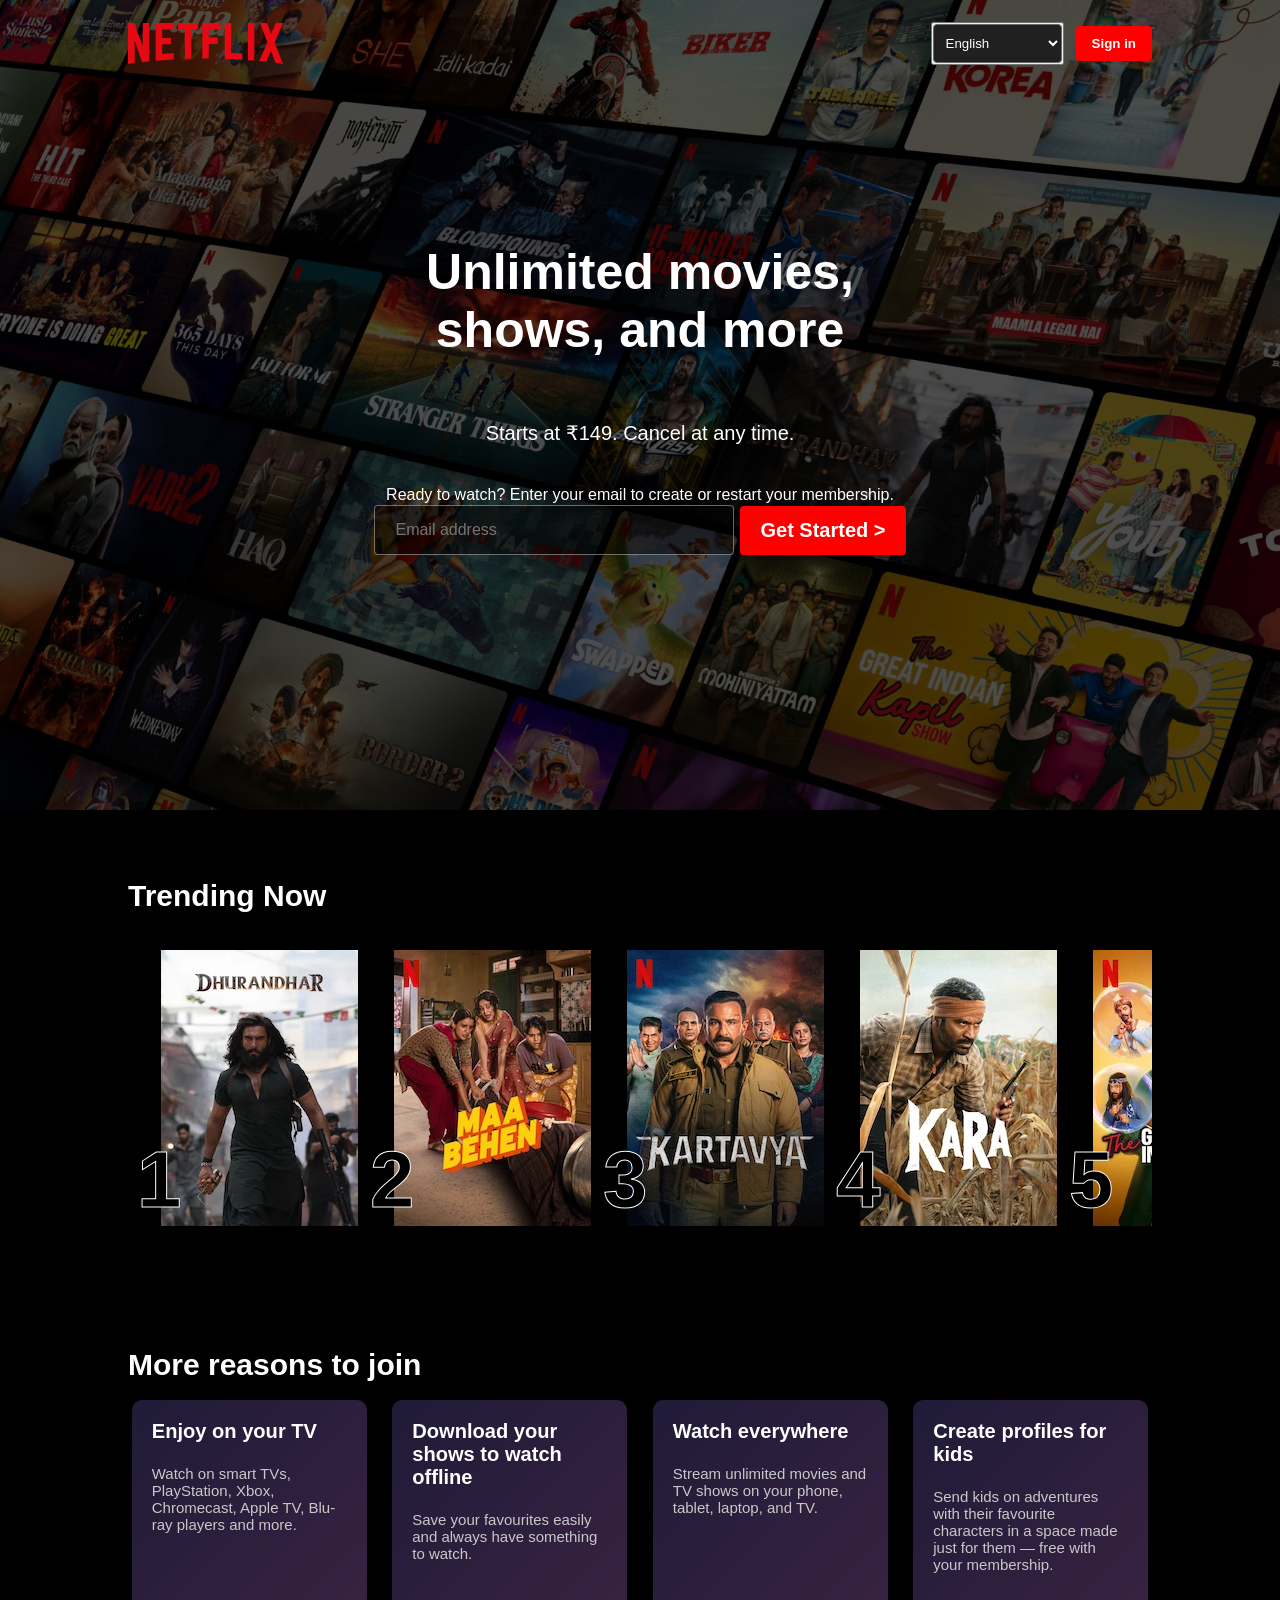
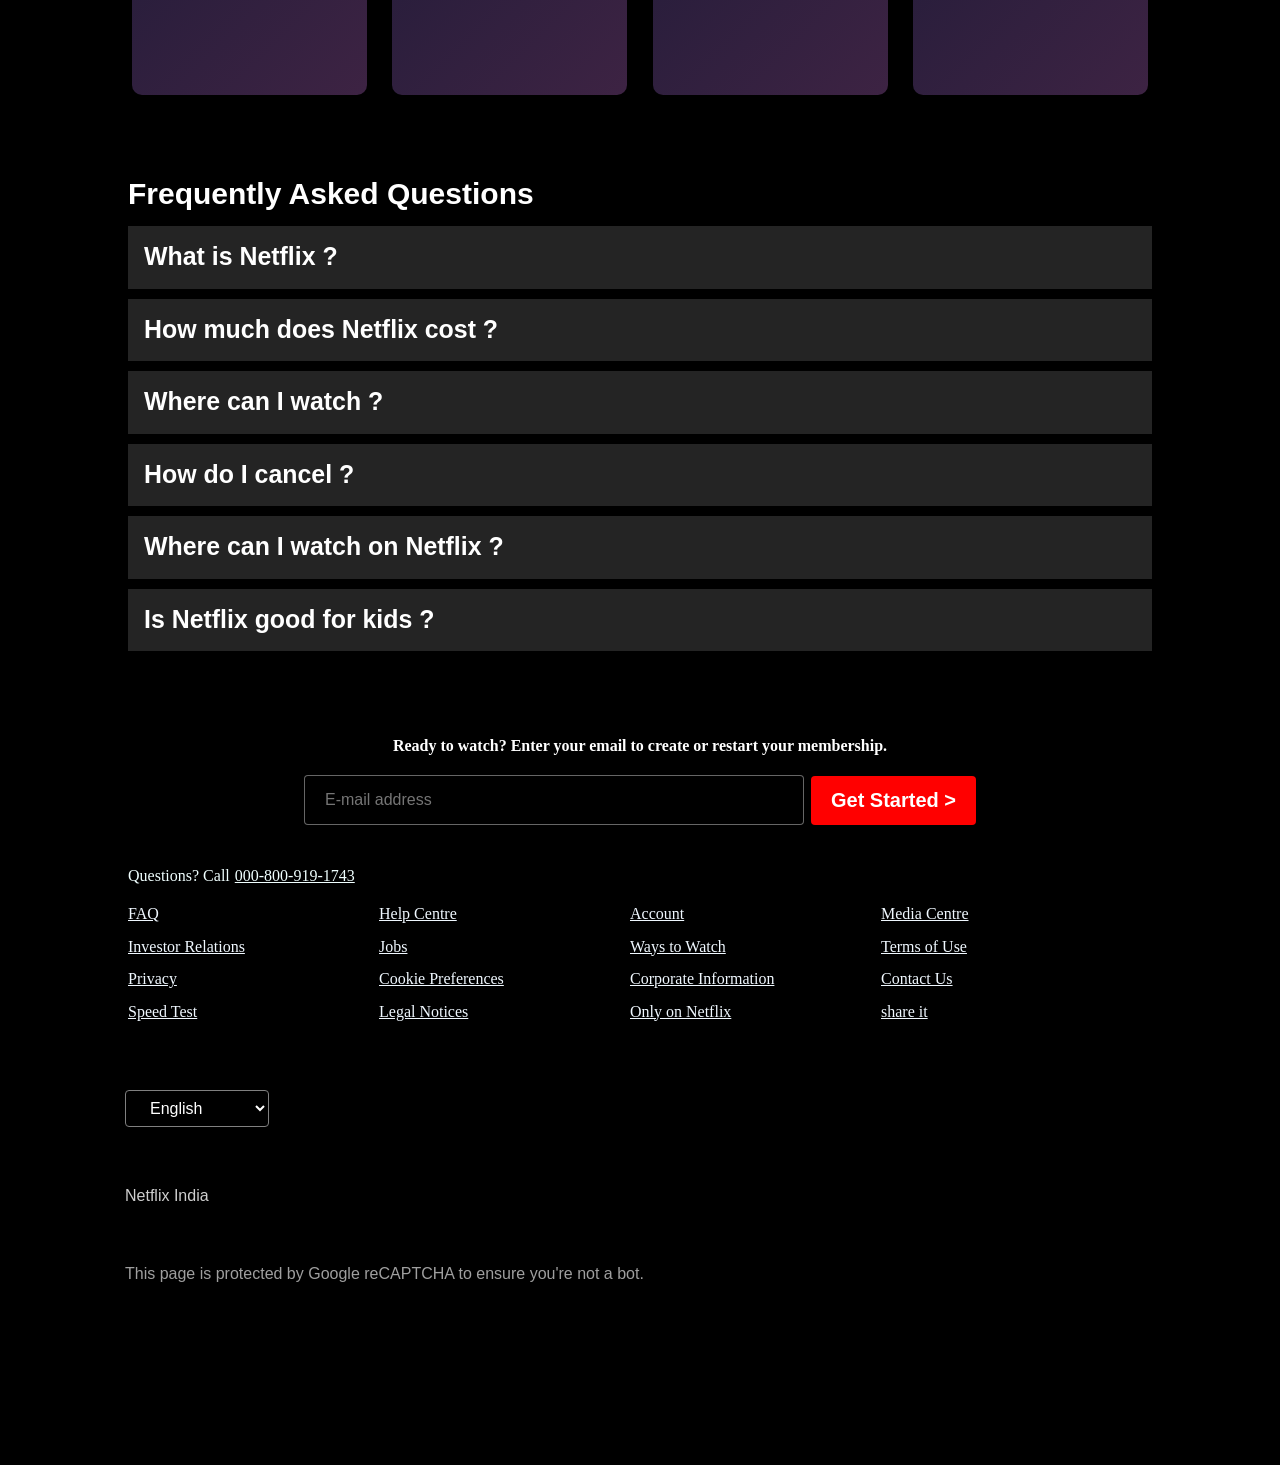
<file: index.html>
<!DOCTYPE html>
<html lang="en">

<head>
    <meta charset="UTF-8">
    <meta name="viewport" content="width=device-width, initial-scale=1.0">
    <title>Netflix Clone</title>
    <link rel="stylesheet" href="style.css">
</head>

<body>
    <div class="box">
        <div class="bg"></div>
        <div class="overlay"></div>
        <nav>
            <img src="Assets/logo.svg" alt="">
            <ul>
                <li><button class="english"><select>
                            <option>English</option>
                            <option>Hindi</option>
                        </select></button></li>
                <li><button class="sign">Sign in</button></li>
            </ul>
        </nav>

        <div class="hero">Unlimited movies, shows, and more</div>
        <div class="hero1">Starts at ₹149. Cancel at any time.</div>
        <div class="hero2">Ready to watch? Enter your email to create or restart your membership.
        </div>
        <div class="hero3">
            <div class="hero4"><input type="email" placeholder="Email address"></div>
            <div class="get"><button>Get Started ></button></div>
        </div>


    </div>
    <div class="trending">Trending Now
        <div class="slider">
            <div class="cards1">
                <div class="number">1</div>
            </div>
            <div class="cards2">
                <div class="number">2</div>
            </div>
            <div class="cards3">
                <div class="number">3</div>
            </div>
            <div class="cards4">
                <div class="number">4</div>
            </div>
            <div class="cards5">
                <div class="number">5</div>
            </div>
            <div class="cards6">
                <div class="number">6</div>
            </div>
            <div class="cards7">
                <div class="number">7</div>
            </div>
            <div class="cards8">
                <div class="number">8</div>
            </div>
            <div class="cards9">
                <div class="number">9</div>
            </div>
            <div class="cards10">
                <div class="number">10</div>
            </div>
        </div>
    </div>

    <div class="more">More reasons to join
        <div class="join">
            <div class="cards101">
                <h6>Enjoy on your TV</h6>
                <p>Watch on smart TVs, PlayStation, Xbox, Chromecast, Apple TV, Blu-ray players and more.</p>
            </div>
            <div class="cards101">
                <h6>Download your shows to watch offline</h6>
                <p>Save your favourites easily and always have something to watch.</p>
            </div>
            <div class="cards101">
                <h6>Watch everywhere</h6>
                <p>
                    Stream unlimited movies and TV shows on your phone, tablet, laptop, and TV.</p>
            </div>
            <div class="cards101">
                <h6>Create profiles for kids</h6>
                <p>Send kids on adventures with their favourite characters in a space made just for them — free with
                    your membership.</p>
            </div>
        </div>
    </div>

    <div class="faq">Frequently Asked Questions
        <div class="faqs">
            <div class="ques">
                <h5>What is Netflix ? </h5>
            </div>
            <div class="ques">
                <h5>How much does Netflix cost ? </h5>
            </div>
            <div class="ques">
                <h5>Where can I watch ?</h5>
            </div>
            <div class="ques">
                <h5>How do I cancel ? </h5>
            </div>
            <div class="ques">
                <h5>Where can I watch on Netflix ?</h5>
            </div>
            <div class="ques">
                <h5>Is Netflix good for kids ?</h5>
            </div>
        </div>
    </div>

    <div class="box1">
        <h4>Ready to watch? Enter your email to create or restart your membership.</h4>
        <div class="box2">
            <div class="box3"><input type="email" placeholder="E-mail address"></div>
            <div class="box4"><button>Get Started ></button></div>
        </div>
    </div>
    </div>

    <div class="call">
        <div class="num1">Questions? Call </div>
        <div class="num2">000-800-919-1743</div>
    </div>

    <div class="footer">
        <div class="footer1">
            <div class="grid">FAQ</div>
            <div class="grid">Help Centre</div>
            <div class="grid">Account</div>
            <div class="grid">Media Centre</div>

            <div class="grid">Investor Relations</div>
            <div class="grid">Jobs</div>
            <div class="grid">Ways to Watch</div>
            <div class="grid">Terms of Use</div>

            <div class="grid">Privacy</div>
            <div class="grid">Cookie Preferences</div>
            <div class="grid">Corporate Information</div>
            <div class="grid">Contact Us</div>

            <div class="grid">Speed Test</div>
            <div class="grid">Legal Notices</div>
            <div class="grid">Only on Netflix</div>
            <div class="grid">share it</div>
        </div>
    </div>

    <select class="language">
        <option>English</option>
        <option>Hindi</option>
        <option>Spanish</option>
        <option>French</option>
        <option>German</option>
        <option>Japanese</option>
        <option>Korean</option>
        <option>Chinese</option>
        <option>Italian</option>
        <option>Portuguese</option>
    </select>

    <div class="final">
        Netflix India
    </div>

    <div class="finally">This page is protected by Google reCAPTCHA to ensure you're not a bot.</div>

</body>

</html>
</file>
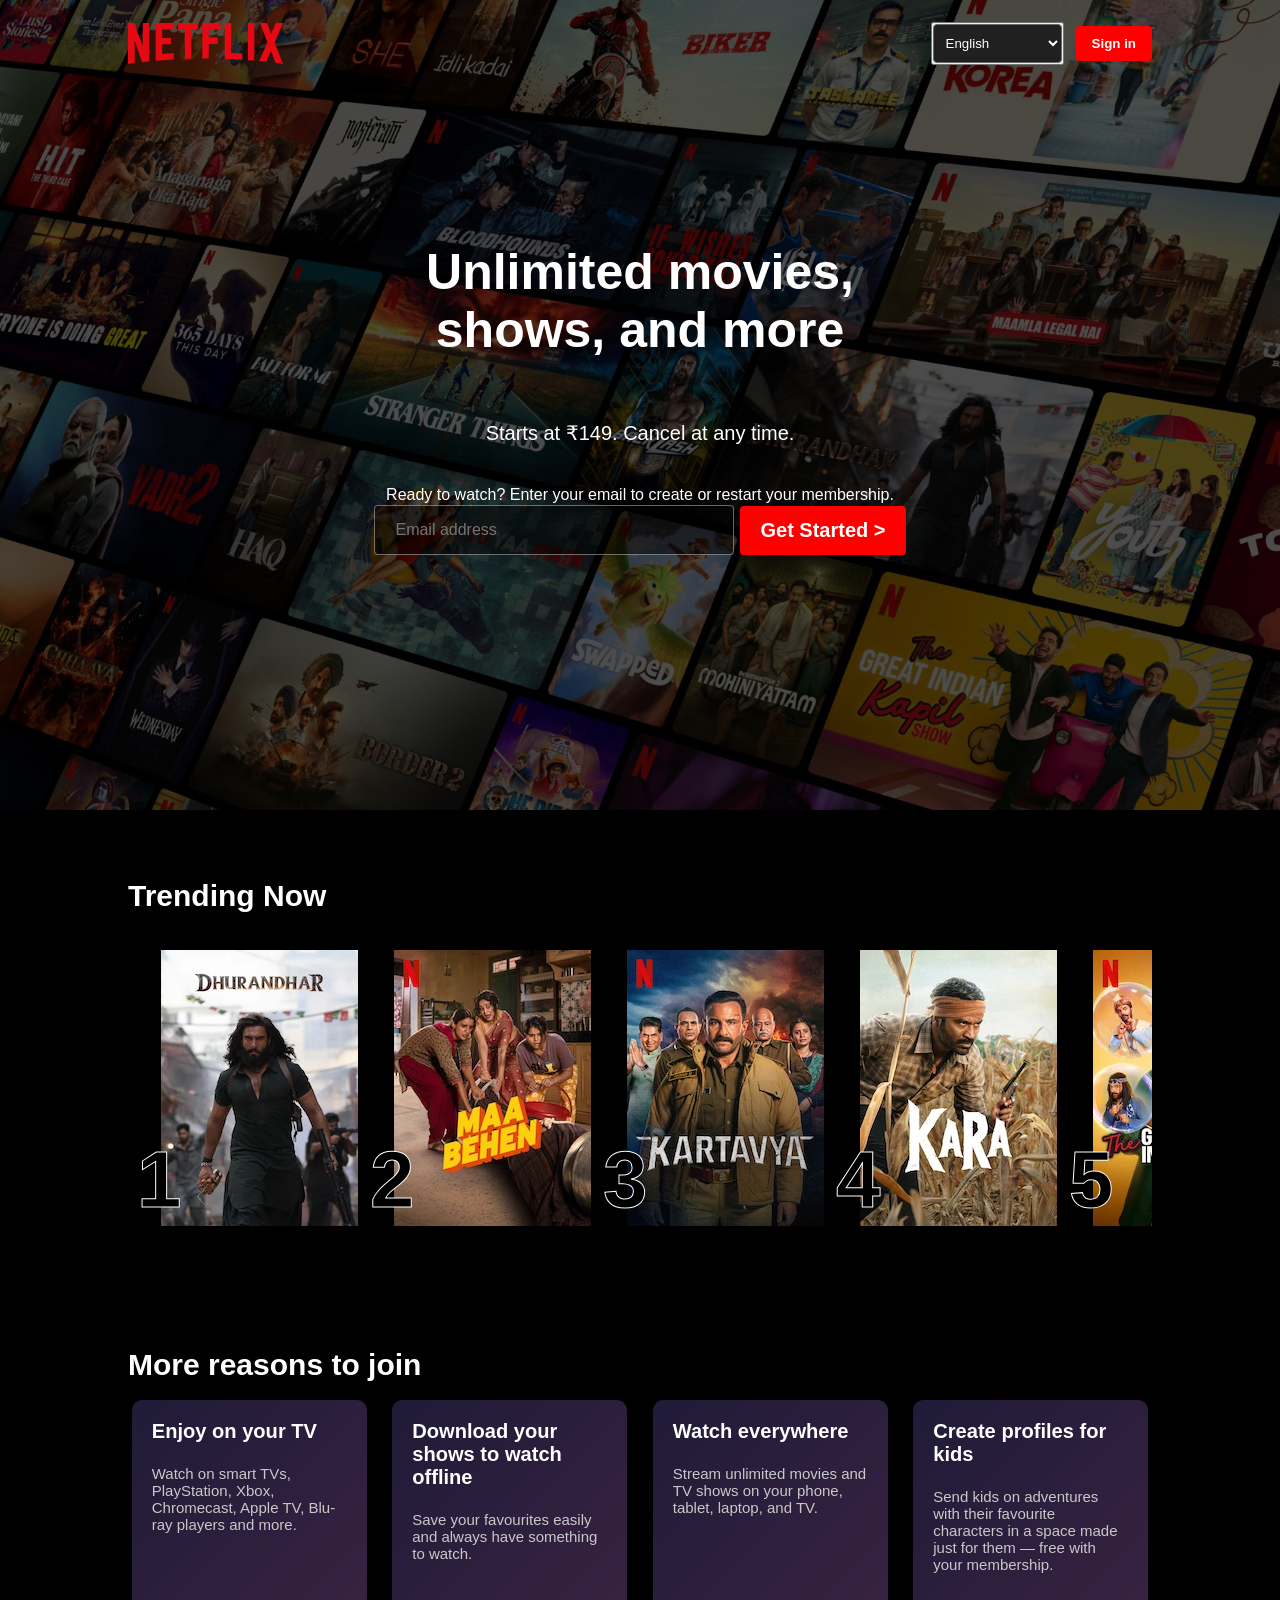
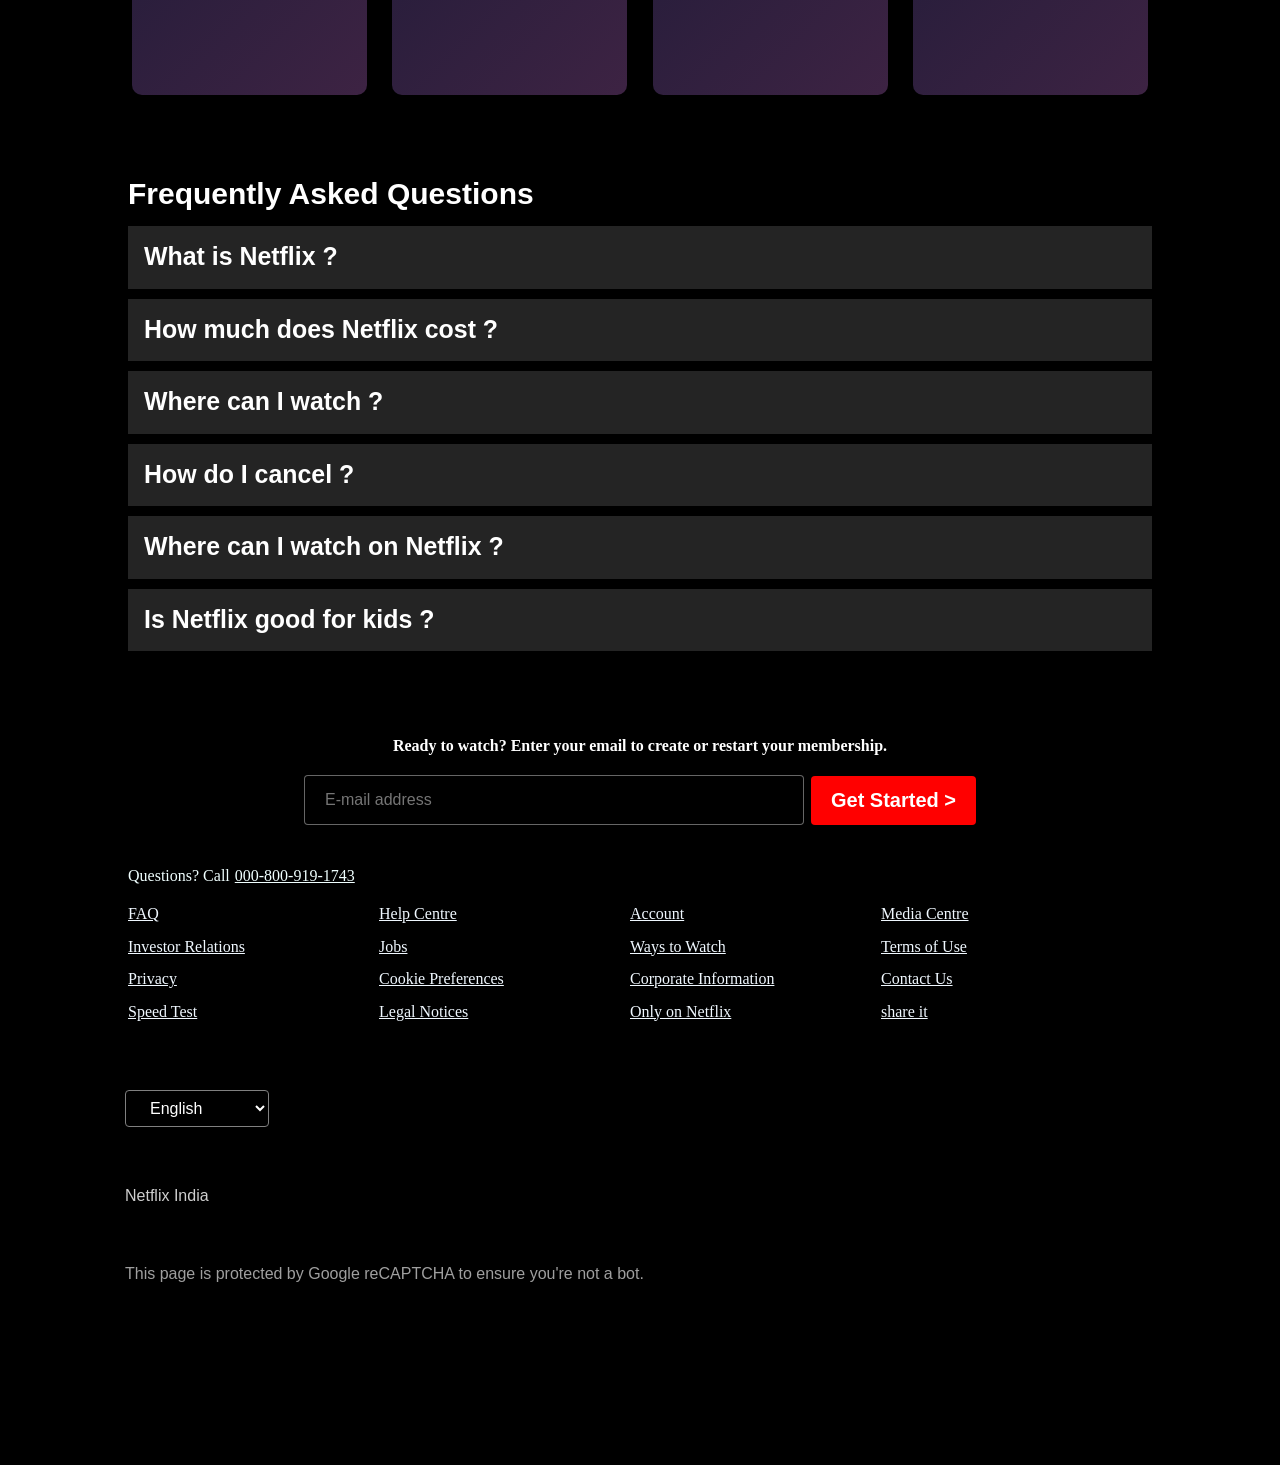
<file: self.html>
<!DOCTYPE html>
<html lang="en">

<head>
    <meta charset="UTF-8">
    <meta name="viewport" content="width=device-width, initial-scale=1.0">
    <title>Netflix Clone</title>
    <link rel="stylesheet" href="mystyle.css">
</head>

<body>
    <div class="box">
        <div class="bg"></div>
        <div class="overlay"></div>
        <nav>
            <img src="Assets/logo.svg" alt="">
            <ul>
                <li><button class="english"><select>
                            <option>English</option>
                            <option>Hindi</option>
                        </select></button></li>
                <li><button class="sign">Sign in</button></li>
            </ul>
        </nav>

        <div class="hero">Unlimited movies, shows, and more</div>
        <div class="hero1">Starts at ₹149. Cancel at any time.</div>
        <div class="hero2">Ready to watch? Enter your email to create or restart your membership.
        </div>
        <div class="hero3">
            <div class="hero4"><input type="email" placeholder="Email address"></div>
            <div class="get"><button>Get Started ></button></div>
        </div>


    </div>
    <div class="trending">Trending Now
        <div class="slider">
            <div class="cards1">
                <div class="number">1</div>
            </div>
            <div class="cards2">
                <div class="number">2</div>
            </div>
            <div class="cards3">
                <div class="number">3</div>
            </div>
            <div class="cards4">
                <div class="number">4</div>
            </div>
            <div class="cards5">
                <div class="number">5</div>
            </div>
            <div class="cards6">
                <div class="number">6</div>
            </div>
            <div class="cards7">
                <div class="number">7</div>
            </div>
            <div class="cards8">
                <div class="number">8</div>
            </div>
            <div class="cards9">
                <div class="number">9</div>
            </div>
            <div class="cards10">
                <div class="number">10</div>
            </div>
        </div>
    </div>

    <div class="more">More reasons to join
        <div class="join">
            <div class="cards101">
                <h6>Enjoy on your TV</h6>
                <p>Watch on smart TVs, PlayStation, Xbox, Chromecast, Apple TV, Blu-ray players and more.</p>
            </div>
            <div class="cards101">
                <h6>Download your shows to watch offline</h6>
                <p>Save your favourites easily and always have something to watch.</p>
            </div>
            <div class="cards101">
                <h6>Watch everywhere</h6>
                <p>
                    Stream unlimited movies and TV shows on your phone, tablet, laptop, and TV.</p>
            </div>
            <div class="cards101">
                <h6>Create profiles for kids</h6>
                <p>Send kids on adventures with their favourite characters in a space made just for them — free with
                    your membership.</p>
            </div>
        </div>
    </div>

    <div class="faq">Frequently Asked Questions
        <div class="faqs">
            <div class="ques">
                <h5>What is Netflix ? </h5>
            </div>
            <div class="ques">
                <h5>How much does Netflix cost ? </h5>
            </div>
            <div class="ques">
                <h5>Where can I watch ?</h5>
            </div>
            <div class="ques">
                <h5>How do I cancel ? </h5>
            </div>
            <div class="ques">
                <h5>Where can I watch on Netflix ?</h5>
            </div>
            <div class="ques">
                <h5>Is Netflix good for kids ?</h5>
            </div>
        </div>
    </div>

    <div class="box1">
        <h4>Ready to watch? Enter your email to create or restart your membership.</h4>
        <div class="box2">
            <div class="box3"><input type="email" placeholder="E-mail address"></div>
            <div class="box4"><button>Get Started ></button></div>
        </div>
    </div>
    </div>

    <div class="call">
        <div class="num1">Questions? Call </div>
        <div class="num2">000-800-919-1743</div>
    </div>

    <div class="footer">
        <div class="footer1">
            <div class="grid">FAQ</div>
            <div class="grid">Help Centre</div>
            <div class="grid">Account</div>
            <div class="grid">Media Centre</div>

            <div class="grid">Investor Relations</div>
            <div class="grid">Jobs</div>
            <div class="grid">Ways to Watch</div>
            <div class="grid">Terms of Use</div>

            <div class="grid">Privacy</div>
            <div class="grid">Cookie Preferences</div>
            <div class="grid">Corporate Information</div>
            <div class="grid">Contact Us</div>

            <div class="grid">Speed Test</div>
            <div class="grid">Legal Notices</div>
            <div class="grid">Only on Netflix</div>
            <div class="grid">share it</div>
        </div>
    </div>

    <select class="language">
        <option>English</option>
        <option>Hindi</option>
        <option>Spanish</option>
        <option>French</option>
        <option>German</option>
        <option>Japanese</option>
        <option>Korean</option>
        <option>Chinese</option>
        <option>Italian</option>
        <option>Portuguese</option>
    </select>

    <div class="final">
        Netflix India
    </div>

    <div class="finally">This page is protected by Google reCAPTCHA to ensure you're not a bot.</div>

</body>

</html>
</file>
<file: style.css>
* {
    margin: 0;
    padding: 0;
    box-sizing: border-box;
}

body{
    background-color: black;
}
.box {
    background-color: black;
    height: 90vh;
    width: 100%;
    position: relative;
}

.bg {
    background-image: url(Assets/background_image.jpg);
    background-size: cover;
    background-position: center;
    height: 90vh;
    width: 100%;
}

.overlay {
    position: absolute;
    inset: 0;
    background-color: rgba(0, 0, 0, 0.6);
}

/* NAVBAR */

nav {
    position: absolute;
    top: 22px;
    width: 80%;
    left: 10%;
    display: flex;
    justify-content: space-between;
    align-items: center;
}

nav img {
    width: 155px;
}

nav ul {
    list-style: none;
    display: flex;
    align-items: center;
    gap: 12px;
}

nav ul li {
    list-style: none;
}

.english select{
    border: 1px solid rgb(106, 106, 106);
    color: white;
    background-color: rgb(32, 32, 32);
    padding: 10px 8px;
    cursor: pointer;
    text-align: left;
    width: 129px;
    border-radius: 4px;
}

.sign {
    border: none;
    color: white;
    background-color: red;
    padding: 10px 16px;
    border-radius: 4px;
    cursor: pointer;
    font-weight: bold;
}

.hero {
    position: absolute;
    top: 30%;
    left: 30%;
    width: 40%;
    color: rgb(255, 255, 255);
    font-family: sans-serif;
    font-weight: 700;
    font-size: 50px;
    text-align: center;
}

.hero1 {
    position: absolute;
    top: 52%;
    left: 30%;
    width: 40%;
    color: rgb(255, 255, 255);
    font-family: sans-serif;
    font-weight: 400;
    font-size: 20px;
    text-align: center;
}

.hero2 {
    position: absolute;
    top: 60%;
    left: 30%;
    width: 40%;
    color: rgb(255, 255, 255);
    font-family: sans-serif;
    /* font-weight: 400; */
    /* font-size: 20px; */
    text-align: center;
}

.hero3 {
    position: absolute;
    inset: 0;
    display: flex;
    justify-content: center;
    align-items: center;
    top: 250px;
    gap: 6px;
}

.hero4 input {
    font-size: 1rem;
    ;
    border: none;
    padding: 15px 20px;
    background-color: rgba(0, 0, 0, 0.5);
    border: 1px solid rgba(255, 255, 255, 0.4);
    border-radius: 4px;
    color: white;
    width: 360px;
}

.get button {
    background-color: red;
    color: white;
    font-size: 1.25rem;
    font-weight: 700;
    border: none;
    border-radius: 4px;
    padding: 13px 20px;
    cursor: pointer;
}


.trending {
    color: white;
    font-family: sans-serif;
    font-weight: bold;
    font-size: 30px;
    height: 400px;
    width: 80%;
    background-color: rgb(0, 0, 0);
    margin: auto;
    margin-top: 69px;
}

.slider {
    display: flex;
    align-items: center;
    gap: 33px;
    height: 380px;
    width: 100%;
    margin: auto;
    margin-top: -15px;
    overflow-x: auto;
    overflow-y: hidden;
    padding: 0px 31px;
}

.slider::-webkit-scrollbar{
    height: 5px;
}

.slider::-webkit-scrollbar-track {
    background: black;
}

.slider::-webkit-scrollbar-thumb {
    background: red;
    border-radius: 20px;
}

.cards1 {
    background-image: url(Assets/Dhurandhar.webp);
    background-position: center;
    background-repeat: no-repeat;
    border-radius: 4px;
    height: 380px;
    width: 200px;
    flex-shrink: 0;
    cursor: pointer;
    transition: 0.3s;
}

.cards1:hover{
    transform: scale(1.1);
}


.cards2 {
    background-image: url(Assets/Maa\ behen.webp);
    background-position: center;
    background-repeat: no-repeat;
    border-radius: 4px;
    height: 380px;
    width: 200px;
    flex-shrink: 0;
    cursor: pointer;
    transition: 0.3s;
}

.cards2:hover{
    transform: scale(1.1);
}


.cards3 {
    background-image: url(Assets/kartavya.webp);
    background-position: center;
    background-repeat: no-repeat;
    border-radius: 4px;
    height: 380px;
    width: 200px;
    flex-shrink: 0;
    cursor: pointer;
    transition: 0.3s;
}

.cards3:hover{
    transform: scale(1.1);
}


.cards4 {
    background-image: url(Assets/Kara.webp);
    background-position: center;
    background-repeat: no-repeat;
    border-radius: 4px;
    height: 380px;
    width: 200px;
    flex-shrink: 0;
    cursor: pointer;
    transition: 0.3s;
}

.cards4:hover{
    transform: scale(1.1);
}


.cards5 {
    background-image: url(Assets/Kapil\ Sharma.webp);
    background-position: center;
    background-repeat: no-repeat;
    border-radius: 4px;
    height: 380px;
    width: 200px;
    flex-shrink: 0;
    cursor: pointer;
    transition: 0.3s;
}

.cards5:hover{
    transform: scale(1.1);
}


.cards6 {
    background-image: url(Assets/berlin.webp);
    background-position: center;
    background-repeat: no-repeat;
    border-radius: 4px;
    height: 380px;
    width: 200px;
    flex-shrink: 0;
    cursor: pointer;
    transition: 0.3s;
}

.cards6:hover{
    transform: scale(1.1);
}


.cards7 {
    background-image: url(Assets/king\ of\ queens.webp);
    background-position: center;
    background-repeat: no-repeat;
    border-radius: 4px;
    height: 380px;
    width: 200px;
    flex-shrink: 0;
    cursor: pointer;
    transition: 0.3s;
}

.cards7:hover{
    transform: scale(1.1);
}


.cards8 {
    background-image: url(Assets/revenge.webp);
    background-position: center;
    background-repeat: no-repeat;
    border-radius: 4px;
    height: 380px;
    width: 200px;
    flex-shrink: 0;
    cursor: pointer;
    transition: 0.3s;
}

.cards8:hover{
    transform: scale(1.1);
}


.cards9 {
    background-image: url(Assets/youth.webp);
    background-position: center;
    background-repeat: no-repeat;
    border-radius: 4px;
    height: 380px;
    width: 200px;
    flex-shrink: 0;
    cursor: pointer;
    transition: 0.3s;
}

.cards9:hover{
    transform: scale(1.1);
}


.cards10 {
    background-image: url(Assets/life.webp);
    background-position: center;
    background-repeat: no-repeat;
    border-radius: 4px;
    height: 380px;
    width: 200px;
    flex-shrink: 0;
    cursor: pointer;
    transition: 0.3s;
}

.cards10:hover{
    transform: scale(1.1);
}

.number {
    color: black;
    margin-top: 236px;
    font-size: 80px;
    font-weight: bolder;
    -webkit-text-stroke: 1px white;
    margin-left: -22px;
}

.more {
    color: white;
    font-family: sans-serif;
    font-weight: bold;
    font-size: 30px;
    height: 360px;
    width: 80%;
    background-color: rgb(0, 0, 0);
    margin: auto;
    margin-top: 69px;
}

.join {
    display: flex;
    align-items: center;
    gap: 18px;
    height: 300px;
    width: 100%;
    margin: auto;
    margin-top: 15px;
}

.cards101 {
    background: linear-gradient(135deg, #1f1b38, #3d2343);
    height: 295px;
    width: 235px;
    margin: auto;
    border-radius: 10px;
    padding: 20px ;
}

.cards101 h6{
    text-align: left;

}
.cards101 p{
    text-align: left;
    font-size: 15px;
    margin-top: 22px;
    font-weight: 300;
    color: #c8c8c8;
}

.faq {

    color: white;
    font-family: sans-serif;
    font-weight: bold;
    font-size: 30px;
    height: 500px;
    width: 80%;
    background-color: rgb(0, 0, 0);
    margin: auto;
    margin-top: 69px;
}

.faqs {
    margin-top: 15px;
    height: 85%;
    width: 100%;
    display: grid;
    gap: 10px;
}


.ques {
    color: white;
    background-color: rgb(36, 36, 36);
    width: 100%;
    padding: 16px;
    cursor: pointer;
}

.box1 {
    margin-top: 60px;
    width: 100%;
    height: 100px;
    background-color: black;
    text-align: center;
    color: white;
}

.box2 {
    /* background-color: aquamarine; */
    width: 100%;
    height: 90%;
    gap: 7px;
    display: flex;
    justify-content: center;
    align-items: center;
}

.call {
    color: azure;
    display: flex; 
    align-items: center;
    gap: 5px;  
    background-color: black;
    width: 80%;
    margin: auto;
    margin-top: 30px;
}
.box3 input{
    font-size: 1rem;
    border: none;
    padding: 15px 20px;
    background-color: rgba(0, 0, 0, 0.5);
    border: 1px solid rgba(255, 255, 255, 0.4);
    border-radius: 4px;
    color: white;
    width: 500px;
}

.box4 button{
    background-color: red;
    color: white;
    font-size: 1.25rem;
    font-weight: 700;
    border: none;
    border-radius: 4px;
    padding: 13px 20px;
    cursor: pointer;

}

.num2 {
    cursor: pointer;
    text-decoration: underline;
}

.footer {
    color: aliceblue;
    background-color: black;
    margin: auto;
    margin-top: 20px;
    width: 80%;
    height: 125px;
    display: grid;
    grid-template-columns: 1fr 1fr 1fr 1fr;
    column-gap: 50px;
    row-gap: 50px;
}

.footer1 {
    width: 80%;
    height: 125px;
    display: grid;
    grid-template-columns: 1fr 1fr 1fr 1fr;
    column-gap: 96px;
    row-gap: 5px;
}

.grid {
    height: 0px;
    width: 155px;
    cursor: pointer;
    text-decoration: underline;
}

.language{
    background-color: transparent;
    color: white;
    border: 1px solid gray;
    padding: 8px 20px;
    border-radius: 4px;
    font-size: 16px;
    margin-left: 125px;
    margin-top: 60px;
}

.language option{
    color: black;
}

.final{
    font-family: sans-serif;
    margin-left: 125px;
    margin-top: 60px;
    color: rgb(207, 207, 207);
    
}

.finally{
    font-family: sans-serif;
    color: rgb(159, 159, 159);
    margin-top: 60px;
    margin-left: 125px;
    height: 200px;

}

/* ================= RESPONSIVE ================= */

@media (max-width: 900px){

    .box,
    .bg{
        height: 75vh;
    }

    nav{
        width: 90%;
        left: 5%;
        top: 20px;
    }

    nav img{
        width: 120px;
    }

    .english select{
        width: 100px;
        padding: 8px;
    }

    .hero{
        top: 28%;
        left: 5%;
        width: 90%;
        font-size: 38px;
    }

    .hero1{
        top: 50%;
        left: 5%;
        width: 90%;
        font-size: 18px;
    }

    .hero2{
        top: 58%;
        left: 5%;
        width: 90%;
    }

    .hero3{
        top: 230px;
        flex-direction: column;
    }


    .hero4 input{
        width: 320px;
    }

    .trending,
    .more,
    .faq{
        width: 90%;
    }

    .slider{
        gap:20px;
        padding:0 10px;
    }

    .cards1,
    .cards2,
    .cards3,
    .cards4,
    .cards5,
    .cards6,
    .cards7,
    .cards8,
    .cards9,
    .cards10{
        width:170px;
        height:300px;
    }

    .number{
        margin-top:180px;
        font-size:65px;
    }

    .join{
        flex-wrap:wrap;
        height:auto;
    }

    .cards101{
        width:48%;
        height:250px;
    }

    .footer,
    .footer1{
        width:90%;
        grid-template-columns:repeat(2,1fr);
        column-gap:20px;
    }

    .language,
    .final,
    .finally{
        margin-left:5%;
    }

}

/* MOBILE */

@media(max-width:600px){

    .box,
    .bg{
        height:85vh;
    }

    nav{
        width:90%;
        left:5%;
    }

    nav img{
        width:100px;
    }

    .sign{
        padding:8px 12px;
    }

    .english select{
        width:85px;
        font-size:12px;
    }

    .hero{
        top:25%;
        font-size:30px;
        line-height:1.2;
    }

    .hero1{
        top:47%;
        font-size:16px;
    }

    .hero2{
        top:56%;
        font-size:14px;
    }

    .hero3{
        top:220px;
    }

    .hero4 input{
        width:280px;
        padding:14px;
    }

    .get button{
        width:180px;
        font-size:18px;
    }

    .trending{
        margin-top:40px;
        font-size:24px;
        height:330px;
    }

    .slider{
        height:300px;
    }

    .cards1,
    .cards2,
    .cards3,
    .cards4,
    .cards5,
    .cards6,
    .cards7,
    .cards8,
    .cards9,
    .cards10{
        width:140px;
        height:260px;
    }

    .number{
        margin-top:160px;
        font-size:55px;
    }

    .more{
        height:auto;
        font-size:24px;
    }

    .join{
        display:block;
    }

    .cards101{
        width:100%;
        margin-bottom:15px;
        height:200px;
    }

    .faq{
        height:auto;
        font-size:24px;
    }

    .ques h5{
        font-size:16px;
    }

    .box1{
        height:180px;
        padding:10px;
    }

    .box2{
        flex-direction:column;
    }

    .box3 input{
        width:280px;
    }

    .box4 button{
        width:180px;
    }

    .call{
        width:90%;
        font-size:14px;
    }

    .footer,
    .footer1{
        grid-template-columns:1fr;
        height:auto;
    }

    .grid{
        width:auto;
        height:30px;
    }

    .language{
        margin-top:30px;
    }

    .final{
        margin-top:30px;
    }

    .finally{
        margin-top:30px;
        height:100px;
    }
}

/* iPad Air / iPad Pro Fix */

@media (min-width: 768px) and (max-width: 1100px){

    .more{
        height:auto;
        min-height:900px;
        margin-bottom:80px;
    }

    .join{
        display:grid;
        grid-template-columns:1fr 1fr;
        gap:25px;
        height:auto;
    }

    .cards101{
        width:100%;
        height:280px;
    }

    .faq{
        position:relative;
        margin-top:80px;
        height:auto;
    }

    .faqs{
        height:auto;
    }
}
</file>
<file: mystyle.css>
* {
    margin: 0;
    padding: 0;
    box-sizing: border-box;
}

body{
    background-color: black;
}
.box {
    background-color: black;
    height: 90vh;
    width: 100%;
    position: relative;
}

.bg {
    background-image: url(Assets/background_image.jpg);
    background-size: cover;
    background-position: center;
    height: 90vh;
    width: 100%;
}

.overlay {
    position: absolute;
    inset: 0;
    background-color: rgba(0, 0, 0, 0.6);
}

/* NAVBAR */

nav {
    position: absolute;
    top: 22px;
    width: 80%;
    left: 10%;
    display: flex;
    justify-content: space-between;
    align-items: center;
}

nav img {
    width: 155px;
}

nav ul {
    list-style: none;
    display: flex;
    align-items: center;
    gap: 12px;
}

nav ul li {
    list-style: none;
}

.english select{
    border: 1px solid rgb(106, 106, 106);
    color: white;
    background-color: rgb(32, 32, 32);
    padding: 10px 8px;
    cursor: pointer;
    text-align: left;
    width: 129px;
    border-radius: 4px;
}

.sign {
    border: none;
    color: white;
    background-color: red;
    padding: 10px 16px;
    border-radius: 4px;
    cursor: pointer;
    font-weight: bold;
}

.hero {
    position: absolute;
    top: 30%;
    left: 30%;
    width: 40%;
    color: rgb(255, 255, 255);
    font-family: sans-serif;
    font-weight: 700;
    font-size: 50px;
    text-align: center;
}

.hero1 {
    position: absolute;
    top: 52%;
    left: 30%;
    width: 40%;
    color: rgb(255, 255, 255);
    font-family: sans-serif;
    font-weight: 400;
    font-size: 20px;
    text-align: center;
}

.hero2 {
    position: absolute;
    top: 60%;
    left: 30%;
    width: 40%;
    color: rgb(255, 255, 255);
    font-family: sans-serif;
    /* font-weight: 400; */
    /* font-size: 20px; */
    text-align: center;
}

.hero3 {
    position: absolute;
    inset: 0;
    display: flex;
    justify-content: center;
    align-items: center;
    top: 250px;
    gap: 6px;
}

.hero4 input {
    font-size: 1rem;
    ;
    border: none;
    padding: 15px 20px;
    background-color: rgba(0, 0, 0, 0.5);
    border: 1px solid rgba(255, 255, 255, 0.4);
    border-radius: 4px;
    color: white;
    width: 360px;
}

.get button {
    background-color: red;
    color: white;
    font-size: 1.25rem;
    font-weight: 700;
    border: none;
    border-radius: 4px;
    padding: 13px 20px;
    cursor: pointer;
}


.trending {
    color: white;
    font-family: sans-serif;
    font-weight: bold;
    font-size: 30px;
    height: 400px;
    width: 80%;
    background-color: rgb(0, 0, 0);
    margin: auto;
    margin-top: 69px;
}

.slider {
    display: flex;
    align-items: center;
    gap: 33px;
    height: 380px;
    width: 100%;
    margin: auto;
    margin-top: -15px;
    overflow-x: auto;
    overflow-y: hidden;
    padding: 0px 31px;
}

.slider::-webkit-scrollbar{
    height: 5px;
}

.slider::-webkit-scrollbar-track {
    background: black;
}

.slider::-webkit-scrollbar-thumb {
    background: red;
    border-radius: 20px;
}

.cards1 {
    background-image: url(Assets/Dhurandhar.webp);
    background-position: center;
    background-repeat: no-repeat;
    border-radius: 4px;
    height: 380px;
    width: 200px;
    flex-shrink: 0;
    cursor: pointer;
    transition: 0.3s;
}

.cards1:hover{
    transform: scale(1.1);
}


.cards2 {
    background-image: url(Assets/Maa\ behen.webp);
    background-position: center;
    background-repeat: no-repeat;
    border-radius: 4px;
    height: 380px;
    width: 200px;
    flex-shrink: 0;
    cursor: pointer;
    transition: 0.3s;
}

.cards2:hover{
    transform: scale(1.1);
}


.cards3 {
    background-image: url(Assets/kartavya.webp);
    background-position: center;
    background-repeat: no-repeat;
    border-radius: 4px;
    height: 380px;
    width: 200px;
    flex-shrink: 0;
    cursor: pointer;
    transition: 0.3s;
}

.cards3:hover{
    transform: scale(1.1);
}


.cards4 {
    background-image: url(Assets/Kara.webp);
    background-position: center;
    background-repeat: no-repeat;
    border-radius: 4px;
    height: 380px;
    width: 200px;
    flex-shrink: 0;
    cursor: pointer;
    transition: 0.3s;
}

.cards4:hover{
    transform: scale(1.1);
}


.cards5 {
    background-image: url(Assets/Kapil\ Sharma.webp);
    background-position: center;
    background-repeat: no-repeat;
    border-radius: 4px;
    height: 380px;
    width: 200px;
    flex-shrink: 0;
    cursor: pointer;
    transition: 0.3s;
}

.cards5:hover{
    transform: scale(1.1);
}


.cards6 {
    background-image: url(Assets/berlin.webp);
    background-position: center;
    background-repeat: no-repeat;
    border-radius: 4px;
    height: 380px;
    width: 200px;
    flex-shrink: 0;
    cursor: pointer;
    transition: 0.3s;
}

.cards6:hover{
    transform: scale(1.1);
}


.cards7 {
    background-image: url(Assets/king\ of\ queens.webp);
    background-position: center;
    background-repeat: no-repeat;
    border-radius: 4px;
    height: 380px;
    width: 200px;
    flex-shrink: 0;
    cursor: pointer;
    transition: 0.3s;
}

.cards7:hover{
    transform: scale(1.1);
}


.cards8 {
    background-image: url(Assets/revenge.webp);
    background-position: center;
    background-repeat: no-repeat;
    border-radius: 4px;
    height: 380px;
    width: 200px;
    flex-shrink: 0;
    cursor: pointer;
    transition: 0.3s;
}

.cards8:hover{
    transform: scale(1.1);
}


.cards9 {
    background-image: url(Assets/youth.webp);
    background-position: center;
    background-repeat: no-repeat;
    border-radius: 4px;
    height: 380px;
    width: 200px;
    flex-shrink: 0;
    cursor: pointer;
    transition: 0.3s;
}

.cards9:hover{
    transform: scale(1.1);
}


.cards10 {
    background-image: url(Assets/life.webp);
    background-position: center;
    background-repeat: no-repeat;
    border-radius: 4px;
    height: 380px;
    width: 200px;
    flex-shrink: 0;
    cursor: pointer;
    transition: 0.3s;
}

.cards10:hover{
    transform: scale(1.1);
}

.number {
    color: black;
    margin-top: 236px;
    font-size: 80px;
    font-weight: bolder;
    -webkit-text-stroke: 1px white;
    margin-left: -22px;
}

.more {
    color: white;
    font-family: sans-serif;
    font-weight: bold;
    font-size: 30px;
    height: 360px;
    width: 80%;
    background-color: rgb(0, 0, 0);
    margin: auto;
    margin-top: 69px;
}

.join {
    display: flex;
    align-items: center;
    gap: 18px;
    height: 300px;
    width: 100%;
    margin: auto;
    margin-top: 15px;
}

.cards101 {
    background: linear-gradient(135deg, #1f1b38, #3d2343);
    height: 295px;
    width: 235px;
    margin: auto;
    border-radius: 10px;
    padding: 20px ;
}

.cards101 h6{
    text-align: left;

}
.cards101 p{
    text-align: left;
    font-size: 15px;
    margin-top: 22px;
    font-weight: 300;
    color: #c8c8c8;
}

.faq {

    color: white;
    font-family: sans-serif;
    font-weight: bold;
    font-size: 30px;
    height: 500px;
    width: 80%;
    background-color: rgb(0, 0, 0);
    margin: auto;
    margin-top: 69px;
}

.faqs {
    margin-top: 15px;
    height: 85%;
    width: 100%;
    display: grid;
    gap: 10px;
}


.ques {
    color: white;
    background-color: rgb(36, 36, 36);
    width: 100%;
    padding: 16px;
    cursor: pointer;
}

.box1 {
    margin-top: 60px;
    width: 100%;
    height: 100px;
    background-color: black;
    text-align: center;
    color: white;
}

.box2 {
    /* background-color: aquamarine; */
    width: 100%;
    height: 90%;
    gap: 7px;
    display: flex;
    justify-content: center;
    align-items: center;
}

.call {
    color: azure;
    display: flex; 
    align-items: center;
    gap: 5px;  
    background-color: black;
    width: 80%;
    margin: auto;
    margin-top: 30px;
}
.box3 input{
    font-size: 1rem;
    border: none;
    padding: 15px 20px;
    background-color: rgba(0, 0, 0, 0.5);
    border: 1px solid rgba(255, 255, 255, 0.4);
    border-radius: 4px;
    color: white;
    width: 500px;
}

.box4 button{
    background-color: red;
    color: white;
    font-size: 1.25rem;
    font-weight: 700;
    border: none;
    border-radius: 4px;
    padding: 13px 20px;
    cursor: pointer;

}

.num2 {
    cursor: pointer;
    text-decoration: underline;
}

.footer {
    color: aliceblue;
    background-color: black;
    margin: auto;
    margin-top: 20px;
    width: 80%;
    height: 125px;
    display: grid;
    grid-template-columns: 1fr 1fr 1fr 1fr;
    column-gap: 50px;
    row-gap: 50px;
}

.footer1 {
    width: 80%;
    height: 125px;
    display: grid;
    grid-template-columns: 1fr 1fr 1fr 1fr;
    column-gap: 96px;
    row-gap: 5px;
}

.grid {
    height: 0px;
    width: 155px;
    cursor: pointer;
    text-decoration: underline;
}

.language{
    background-color: transparent;
    color: white;
    border: 1px solid gray;
    padding: 8px 20px;
    border-radius: 4px;
    font-size: 16px;
    margin-left: 125px;
    margin-top: 60px;
}

.language option{
    color: black;
}

.final{
    font-family: sans-serif;
    margin-left: 125px;
    margin-top: 60px;
    color: rgb(207, 207, 207);
    
}

.finally{
    font-family: sans-serif;
    color: rgb(159, 159, 159);
    margin-top: 60px;
    margin-left: 125px;
    height: 200px;

}

/* ================= RESPONSIVE ================= */

@media (max-width: 900px){

    .box,
    .bg{
        height: 75vh;
    }

    nav{
        width: 90%;
        left: 5%;
        top: 20px;
    }

    nav img{
        width: 120px;
    }

    .english select{
        width: 100px;
        padding: 8px;
    }

    .hero{
        top: 28%;
        left: 5%;
        width: 90%;
        font-size: 38px;
    }

    .hero1{
        top: 50%;
        left: 5%;
        width: 90%;
        font-size: 18px;
    }

    .hero2{
        top: 58%;
        left: 5%;
        width: 90%;
    }

    .hero3{
        top: 230px;
        flex-direction: column;
    }


    .hero4 input{
        width: 320px;
    }

    .trending,
    .more,
    .faq{
        width: 90%;
    }

    .slider{
        gap:20px;
        padding:0 10px;
    }

    .cards1,
    .cards2,
    .cards3,
    .cards4,
    .cards5,
    .cards6,
    .cards7,
    .cards8,
    .cards9,
    .cards10{
        width:170px;
        height:300px;
    }

    .number{
        margin-top:180px;
        font-size:65px;
    }

    .join{
        flex-wrap:wrap;
        height:auto;
    }

    .cards101{
        width:48%;
        height:250px;
    }

    .footer,
    .footer1{
        width:90%;
        grid-template-columns:repeat(2,1fr);
        column-gap:20px;
    }

    .language,
    .final,
    .finally{
        margin-left:5%;
    }

}

/* MOBILE */

@media(max-width:600px){

    .box,
    .bg{
        height:85vh;
    }

    nav{
        width:90%;
        left:5%;
    }

    nav img{
        width:100px;
    }

    .sign{
        padding:8px 12px;
    }

    .english select{
        width:85px;
        font-size:12px;
    }

    .hero{
        top:25%;
        font-size:30px;
        line-height:1.2;
    }

    .hero1{
        top:47%;
        font-size:16px;
    }

    .hero2{
        top:56%;
        font-size:14px;
    }

    .hero3{
        top:220px;
    }

    .hero4 input{
        width:280px;
        padding:14px;
    }

    .get button{
        width:180px;
        font-size:18px;
    }

    .trending{
        margin-top:40px;
        font-size:24px;
        height:330px;
    }

    .slider{
        height:300px;
    }

    .cards1,
    .cards2,
    .cards3,
    .cards4,
    .cards5,
    .cards6,
    .cards7,
    .cards8,
    .cards9,
    .cards10{
        width:140px;
        height:260px;
    }

    .number{
        margin-top:160px;
        font-size:55px;
    }

    .more{
        height:auto;
        font-size:24px;
    }

    .join{
        display:block;
    }

    .cards101{
        width:100%;
        margin-bottom:15px;
        height:200px;
    }

    .faq{
        height:auto;
        font-size:24px;
    }

    .ques h5{
        font-size:16px;
    }

    .box1{
        height:180px;
        padding:10px;
    }

    .box2{
        flex-direction:column;
    }

    .box3 input{
        width:280px;
    }

    .box4 button{
        width:180px;
    }

    .call{
        width:90%;
        font-size:14px;
    }

    .footer,
    .footer1{
        grid-template-columns:1fr;
        height:auto;
    }

    .grid{
        width:auto;
        height:30px;
    }

    .language{
        margin-top:30px;
    }

    .final{
        margin-top:30px;
    }

    .finally{
        margin-top:30px;
        height:100px;
    }
}

/* iPad Air / iPad Pro Fix */

@media (min-width: 768px) and (max-width: 1100px){

    .more{
        height:auto;
        min-height:900px;
        margin-bottom:80px;
    }

    .join{
        display:grid;
        grid-template-columns:1fr 1fr;
        gap:25px;
        height:auto;
    }

    .cards101{
        width:100%;
        height:280px;
    }

    .faq{
        position:relative;
        margin-top:80px;
        height:auto;
    }

    .faqs{
        height:auto;
    }
}
</file>
